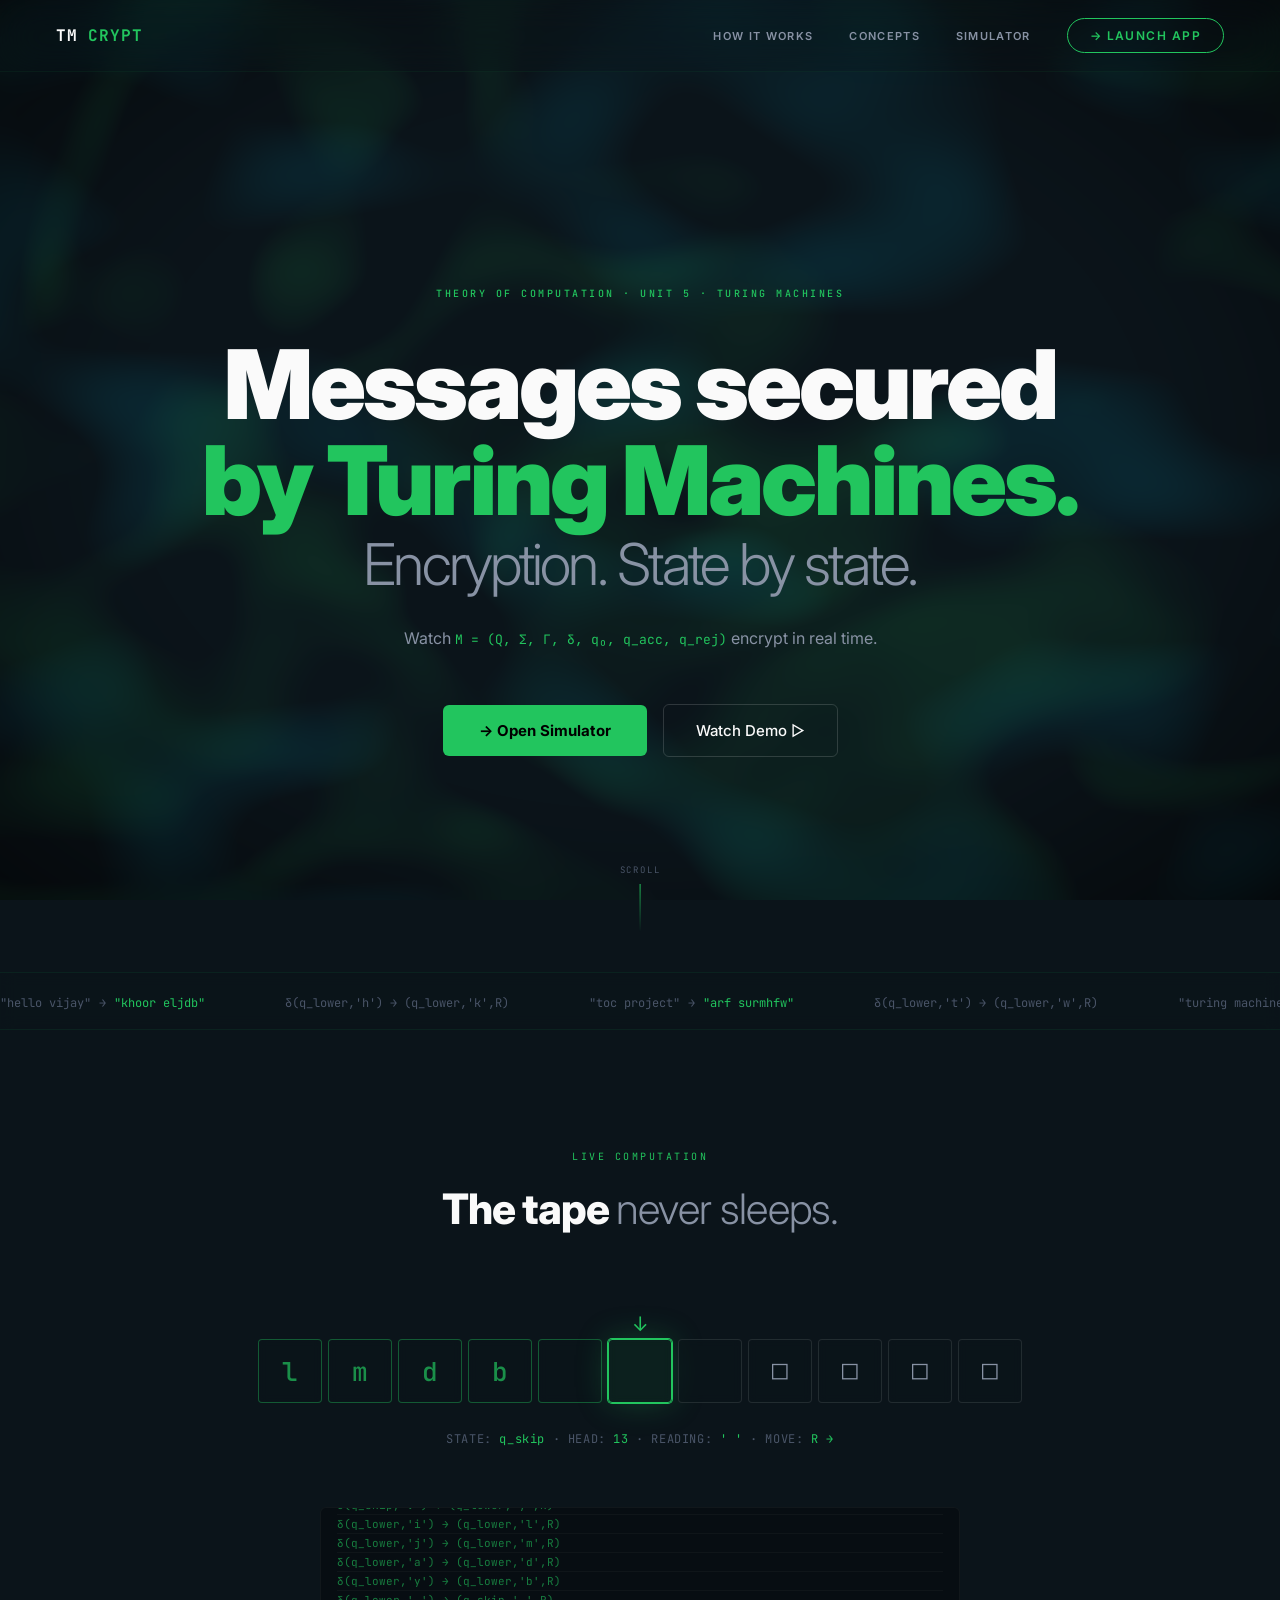
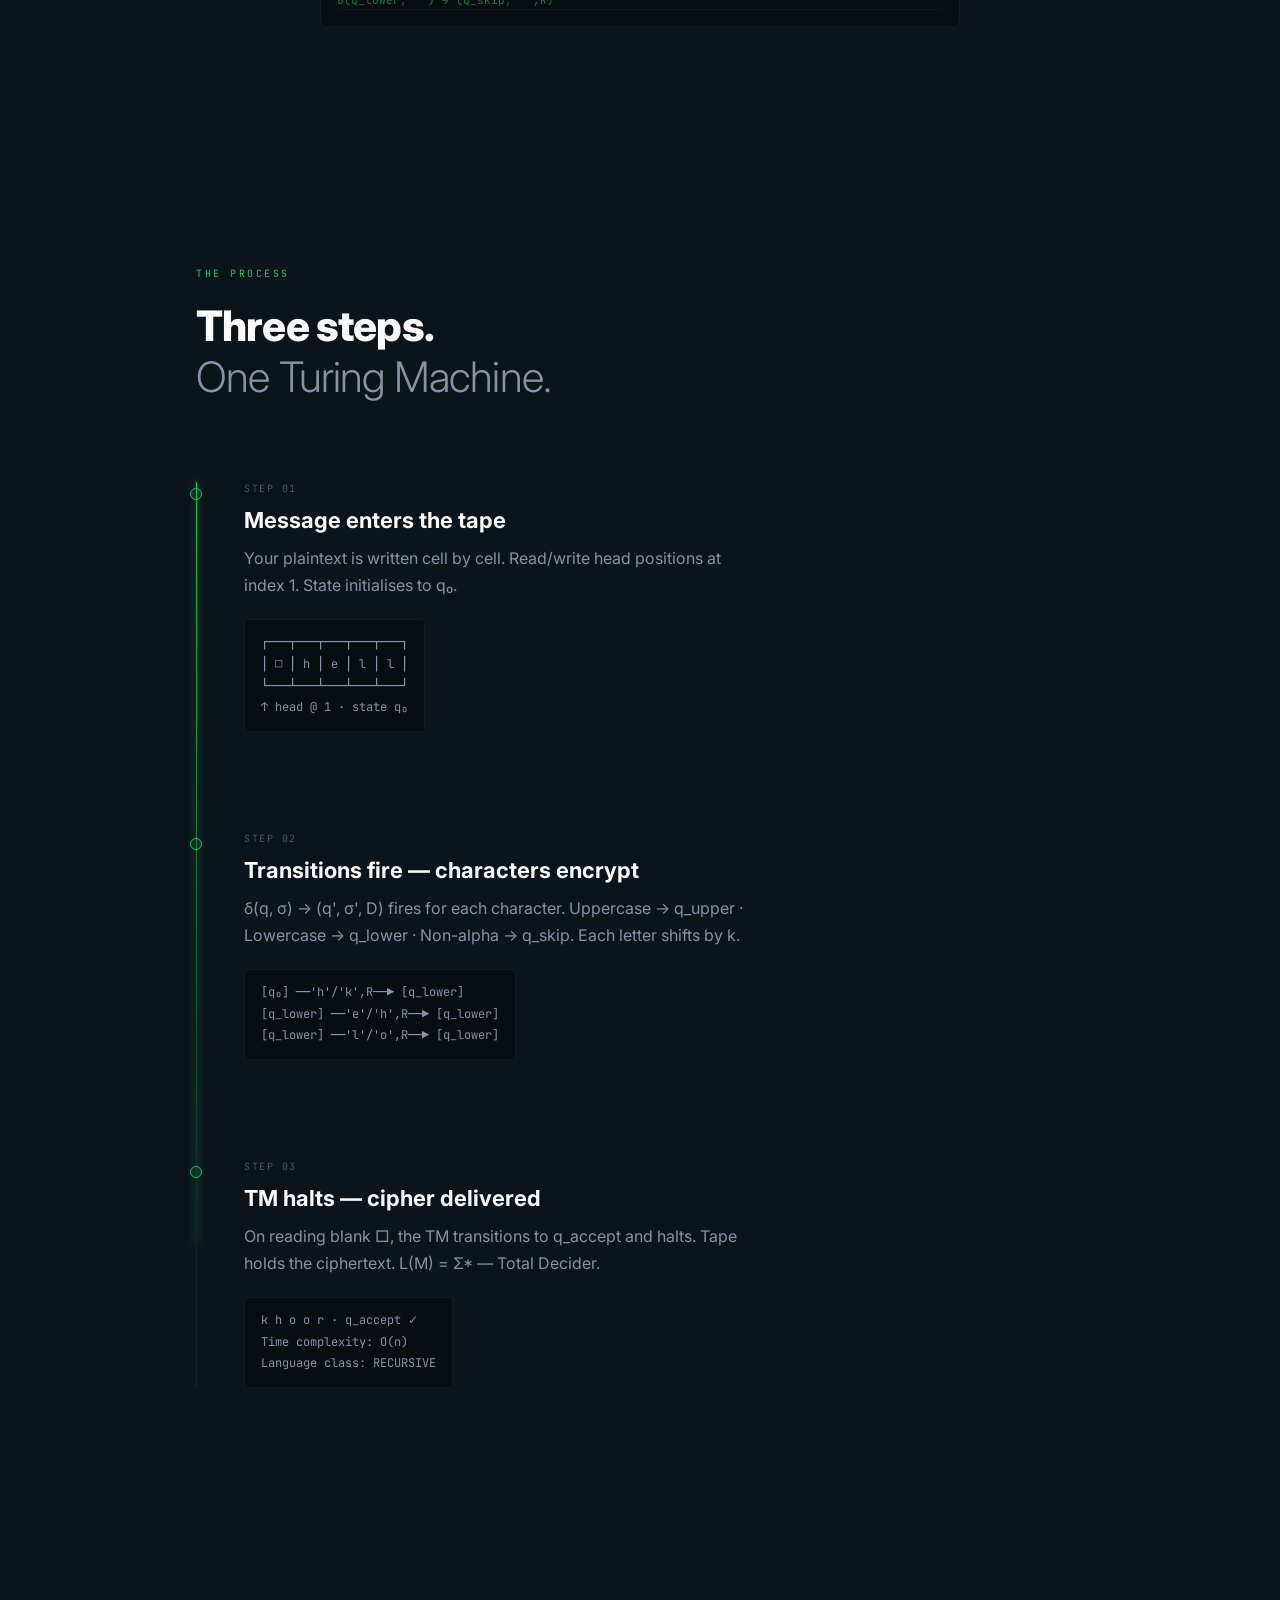
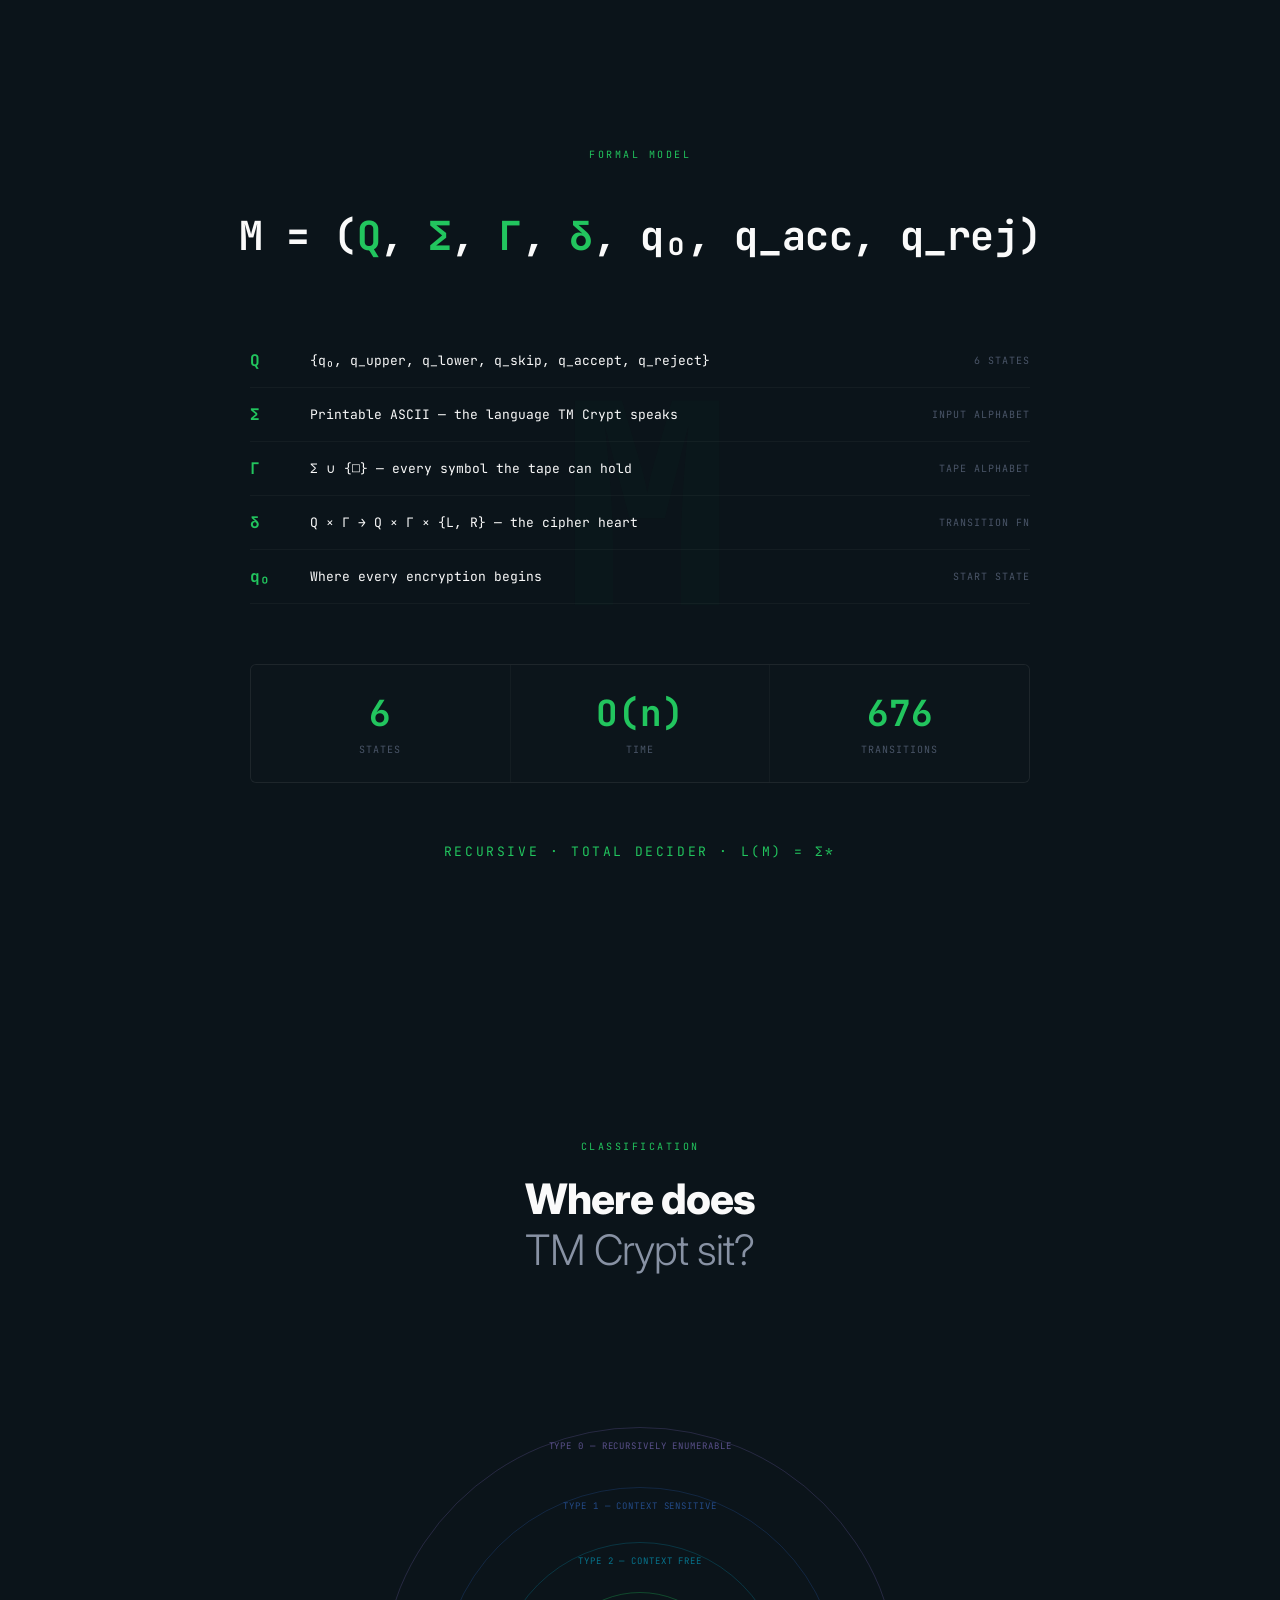
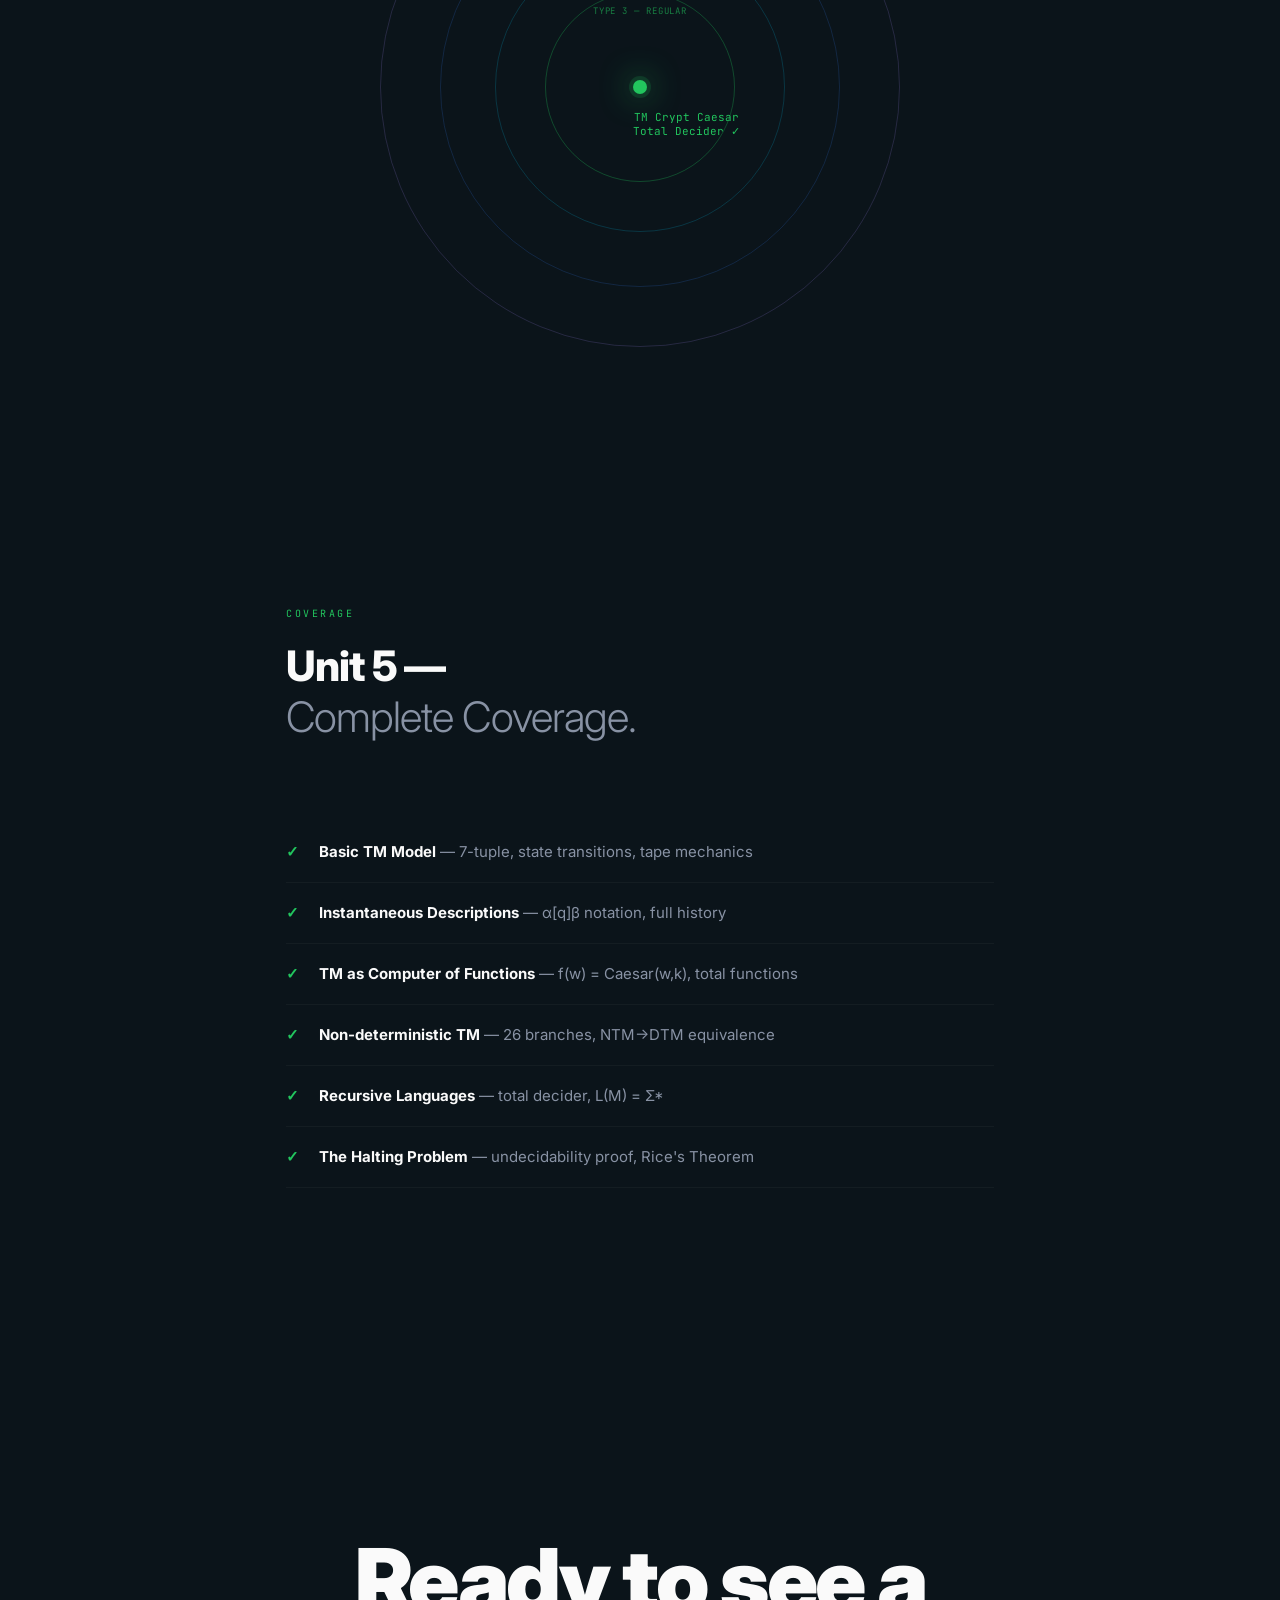
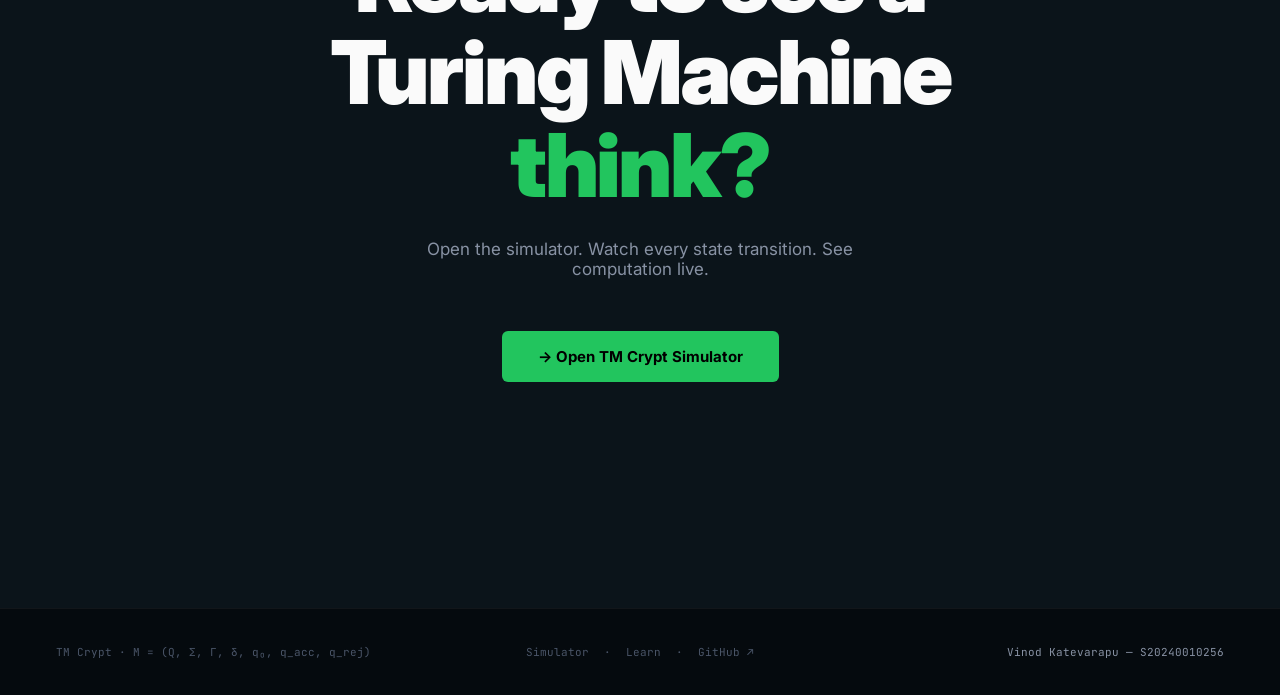
<file: index.html>
<!DOCTYPE html>
<html lang="en">

<head>
  <meta charset="UTF-8">
  <meta name="viewport" content="width=device-width, initial-scale=1.0">
  <title>TM Crypt — Secured by Computation</title>
  <meta name="description" content="A cinematic Theory of Computation simulator. Messages secured by Turing Machines.">
  <link rel="icon" type="image/svg+xml" href="assets/favicon.svg?v=2">
  <link rel="preconnect" href="https://fonts.googleapis.com">
  <link rel="preconnect" href="https://fonts.gstatic.com" crossorigin>
  <link
    href="https://fonts.googleapis.com/css2?family=Inter:ital,opsz,wght@0,14..32,100..900;1,14..32,100..900&family=JetBrains+Mono:ital,wght@0,100..800;1,100..800&display=swap"
    rel="stylesheet">

  <style>
    :root {
      --bg: #0b141a;
      --accent: #22c55e;
      --accent2: #00d4ff;
      --text: #fafafa;
      --muted: #8892a4;
      --dim: #4a5568;
      --surface: rgba(32, 44, 51, 0.5);
      --mono: 'JetBrains Mono', monospace;
      --sans: 'Inter', sans-serif;
    }

    *,
    *::before,
    *::after {
      margin: 0;
      padding: 0;
      box-sizing: border-box;
    }

    html {
      scroll-behavior: smooth;
    }

    body {
      background: var(--bg);
      color: var(--text);
      font-family: var(--sans);
      overflow-x: hidden;
      -webkit-font-smoothing: antialiased;
    }

    /* ── WEBGL CANVAS ───────────────────────────────────────────── */
    #gl {
      position: fixed;
      inset: 0;
      width: 100vw;
      height: 100vh;
      z-index: 0;
      pointer-events: none;
    }

    /* ── OVERLAY (content sits above shader) ────────────────────── */
    .overlay {
      position: relative;
      z-index: 10;
    }

    /* ── NAV ────────────────────────────────────────────────────── */
    nav {
      position: fixed;
      top: 0;
      left: 0;
      right: 0;
      z-index: 200;
      height: 72px;
      display: flex;
      align-items: center;
      justify-content: space-between;
      padding: 0 56px;
      backdrop-filter: blur(20px);
      -webkit-backdrop-filter: blur(20px);
      background: rgba(11, 20, 26, 0.2);
      border-bottom: 1px solid rgba(34, 197, 94, 0.06);
      animation: fadeDown .8s ease 0.5s both;
    }

    @keyframes fadeDown {
      from {
        opacity: 0;
        transform: translateY(-16px);
      }

      to {
        opacity: 1;
        transform: translateY(0);
      }
    }

    .nav-brand {
      font-family: var(--mono);
      font-size: 16px;
      font-weight: 700;
      color: var(--text);
      letter-spacing: 0.05em;
    }

    .nav-brand span {
      color: var(--accent);
    }

    .nav-links {
      display: flex;
      gap: 36px;
      align-items: center;
    }

    .nav-links a {
      text-decoration: none;
      font-size: 11px;
      font-weight: 600;
      text-transform: uppercase;
      letter-spacing: 0.12em;
      color: var(--muted);
      transition: color .25s;
    }

    .nav-links a:hover {
      color: var(--text);
    }

    .nav-cta {
      padding: 9px 22px;
      border: 1px solid var(--accent);
      border-radius: 999px;
      color: var(--accent) !important;
      font-size: 12px !important;
      font-weight: 600 !important;
      transition: background .25s, color .25s !important;
    }

    .nav-cta:hover {
      background: var(--accent) !important;
      color: #000 !important;
    }

    /* ── HERO ───────────────────────────────────────────────────── */
    .hero {
      height: 100vh;
      display: flex;
      flex-direction: column;
      align-items: center;
      justify-content: center;
      text-align: center;
      padding: 0 32px;
      position: relative;
    }

    .hero-eyebrow {
      font-family: var(--mono);
      font-size: 10px;
      font-weight: 500;
      text-transform: uppercase;
      letter-spacing: 0.25em;
      color: var(--accent);
      margin-bottom: 36px;
      opacity: 0;
      animation: slideUp .8s ease 0.8s both;
    }

    .hero-title {
      font-size: clamp(52px, 9vw, 96px);
      font-weight: 900;
      line-height: 1.0;
      letter-spacing: -0.03em;
      margin-bottom: 32px;
    }

    .hero-title .l1 {
      opacity: 0;
      animation: slideUp .9s ease 1.0s both;
      display: block;
    }

    .hero-title .l2 {
      opacity: 0;
      animation: slideUp .9s ease 1.2s both;
      display: block;
      color: var(--accent);
    }

    .hero-title .l3 {
      opacity: 0;
      animation: slideUp .9s ease 1.4s both;
      display: block;
      font-weight: 300;
      font-size: 0.6em;
      color: var(--muted);
      margin-top: 8px;
    }

    @keyframes slideUp {
      from {
        opacity: 0;
        transform: translateY(32px);
      }

      to {
        opacity: 1;
        transform: translateY(0);
      }
    }

    .hero-sub {
      font-size: 16px;
      color: var(--muted);
      max-width: 580px;
      line-height: 1.7;
      margin-bottom: 52px;
      opacity: 0;
      animation: slideUp .9s ease 1.6s both;
    }

    .hero-sub .formula {
      font-family: var(--mono);
      font-size: 13px;
      color: var(--accent);
      display: inline-block;
      animation: formulaGlow 4s ease-in-out infinite 2s;
    }

    @keyframes formulaGlow {

      0%,
      100% {
        text-shadow: 0 0 6px rgba(34, 197, 94, 0.3);
      }

      50% {
        text-shadow: 0 0 18px rgba(34, 197, 94, 0.8), 0 0 40px rgba(34, 197, 94, 0.2);
      }
    }

    .hero-ctas {
      display: flex;
      gap: 16px;
      align-items: center;
      opacity: 0;
      animation: slideUp .9s ease 1.8s both;
    }

    .btn-primary-hero {
      padding: 16px 36px;
      background: var(--accent);
      color: #000;
      font-weight: 700;
      font-size: 15px;
      border-radius: 6px;
      text-decoration: none;
      transition: transform .2s, box-shadow .2s;
      display: inline-flex;
      align-items: center;
      gap: 8px;
    }

    .btn-primary-hero:hover {
      transform: translateY(-2px);
      box-shadow: 0 12px 40px rgba(34, 197, 94, 0.35);
    }

    .btn-secondary-hero {
      padding: 16px 32px;
      background: transparent;
      border: 1px solid rgba(255, 255, 255, 0.15);
      color: var(--text);
      font-weight: 500;
      font-size: 15px;
      border-radius: 6px;
      text-decoration: none;
      transition: border-color .2s, background .2s;
      display: inline-flex;
      align-items: center;
      gap: 8px;
    }

    .btn-secondary-hero:hover {
      border-color: rgba(255, 255, 255, 0.4);
      background: rgba(255, 255, 255, 0.04);
    }

    /* Scroll hint */
    .scroll-hint {
      position: absolute;
      bottom: 40px;
      left: 50%;
      transform: translateX(-50%);
      display: flex;
      flex-direction: column;
      align-items: center;
      gap: 8px;
      opacity: 0;
      animation: fadeIn 1s ease 3s both;
      transition: opacity .5s;
    }

    .scroll-hint.gone {
      opacity: 0 !important;
    }

    .scroll-hint span {
      font-size: 9px;
      text-transform: uppercase;
      letter-spacing: 0.2em;
      color: var(--dim);
      font-family: var(--mono);
    }

    .scroll-arrow {
      width: 1px;
      height: 48px;
      background: linear-gradient(to bottom, var(--accent), transparent);
      animation: arrowDrop 2s ease-in-out infinite;
    }

    @keyframes arrowDrop {

      0%,
      100% {
        transform: translateY(-6px);
        opacity: .4;
      }

      50% {
        transform: translateY(6px);
        opacity: 1;
      }
    }

    /* ── TICKER ─────────────────────────────────────────────────── */
    .ticker-wrap {
      overflow: hidden;
      white-space: nowrap;
      border-top: 1px solid rgba(34, 197, 94, 0.08);
      border-bottom: 1px solid rgba(34, 197, 94, 0.08);
      padding: 18px 0;
      background: rgba(11, 20, 26, 0.7);
      backdrop-filter: blur(8px);
    }

    .ticker-track {
      display: inline-flex;
      gap: 80px;
      animation: ticker 28s linear infinite;
      font-family: var(--mono);
      font-size: 12px;
      color: var(--dim);
    }

    .ticker-track .enc {
      color: var(--accent);
    }

    .ticker-track .arr {
      color: var(--dim);
      margin: 0 8px;
    }

    @keyframes ticker {
      from {
        transform: translateX(0);
      }

      to {
        transform: translateX(-50%);
      }
    }

    /* ── TAPE SECTION ───────────────────────────────────────────── */
    .tape-section {
      padding: 120px 56px;
      text-align: center;
      position: relative;
    }

    .section-label {
      font-family: var(--mono);
      font-size: 10px;
      text-transform: uppercase;
      letter-spacing: 0.25em;
      color: var(--accent);
      margin-bottom: 20px;
      display: block;
    }

    .section-title {
      font-size: clamp(28px, 4vw, 42px);
      font-weight: 800;
      letter-spacing: -0.02em;
      margin-bottom: 80px;
    }

    .section-title .dim {
      font-weight: 300;
      color: var(--muted);
    }

    /* tape filmstrip */
    .tape-filmstrip {
      position: relative;
      display: flex;
      justify-content: center;
      gap: 6px;
      margin-bottom: 28px;
    }

    .t-cell {
      width: 64px;
      height: 64px;
      border: 1px solid rgba(255, 255, 255, 0.1);
      background: rgba(11, 20, 26, 0.6);
      display: flex;
      align-items: center;
      justify-content: center;
      font-family: var(--mono);
      font-size: 26px;
      font-weight: 500;
      color: var(--muted);
      border-radius: 4px;
      transition: all .25s cubic-bezier(.4, 0, .2, 1);
      backdrop-filter: blur(4px);
    }

    .t-cell.h {
      border-color: var(--accent);
      background: rgba(34, 197, 94, 0.07);
      color: var(--accent);
      box-shadow: 0 0 0 1px var(--accent), 0 0 32px rgba(34, 197, 94, 0.25);
    }

    .t-cell.w {
      border-color: rgba(34, 197, 94, 0.4);
      color: rgba(34, 197, 94, 0.7);
    }

    .tape-pin {
      text-align: center;
      margin-bottom: 4px;
    }

    .tape-pin-arrow {
      display: inline-block;
      font-size: 20px;
      color: var(--accent);
      animation: arrowDrop 1.2s ease-in-out infinite;
      line-height: 1;
    }

    .tape-meta {
      font-family: var(--mono);
      font-size: 12px;
      color: var(--dim);
      letter-spacing: 0.05em;
      margin-bottom: 60px;
    }

    .tape-meta .v {
      color: var(--accent);
    }

    .tape-log {
      max-width: 640px;
      margin: 0 auto;
      font-family: var(--mono);
      font-size: 11px;
      color: var(--dim);
      text-align: left;
      border: 1px solid rgba(255, 255, 255, 0.04);
      background: rgba(0, 0, 0, 0.3);
      border-radius: 6px;
      padding: 16px;
      height: 120px;
      overflow-y: auto;
      scrollbar-width: thin;
      scrollbar-color: rgba(34, 197, 94, 0.2) transparent;
    }

    /* ── HOW IT WORKS ───────────────────────────────────────────── */
    .how-section {
      padding: 120px 56px;
      max-width: 1000px;
      margin: 0 auto;
    }

    .timeline {
      position: relative;
      padding-left: 48px;
      margin-top: 72px;
    }

    .timeline::before {
      content: '';
      position: absolute;
      left: 0;
      top: 0;
      width: 1px;
      height: 100%;
      background: rgba(255, 255, 255, 0.05);
    }

    .timeline-ink {
      position: absolute;
      left: 0;
      top: 0;
      width: 1px;
      background: linear-gradient(to bottom, var(--accent), transparent);
      box-shadow: 0 0 8px var(--accent);
      height: 0;
      transition: height .08s linear;
    }

    .step {
      position: relative;
      margin-bottom: 100px;
      opacity: 0;
      transform: translateY(24px);
      transition: opacity .7s ease, transform .7s ease;
    }

    .step.vis {
      opacity: 1;
      transform: translateY(0);
    }

    .step::before {
      content: '';
      position: absolute;
      left: -54px;
      top: 6px;
      width: 12px;
      height: 12px;
      border-radius: 50%;
      background: var(--bg);
      border: 1px solid rgba(255, 255, 255, 0.15);
    }

    .step.vis::before {
      border-color: var(--accent);
      background: rgba(34, 197, 94, 0.1);
    }

    .step-num {
      font-family: var(--mono);
      font-size: 10px;
      color: var(--dim);
      text-transform: uppercase;
      letter-spacing: 0.15em;
      margin-bottom: 12px;
    }

    .step h3 {
      font-size: 22px;
      font-weight: 700;
      margin-bottom: 12px;
    }

    .step p {
      color: var(--muted);
      line-height: 1.7;
      max-width: 520px;
      margin-bottom: 20px;
    }

    .step-code {
      display: inline-block;
      font-family: var(--mono);
      font-size: 12px;
      color: var(--muted);
      background: rgba(0, 0, 0, 0.35);
      border: 1px solid rgba(255, 255, 255, 0.05);
      border-radius: 4px;
      padding: 12px 16px;
      line-height: 1.8;
    }

    /* ── FORMAL DEF ─────────────────────────────────────────────── */
    .formal-section {
      padding: 140px 56px;
      text-align: center;
      position: relative;
      overflow: hidden;
    }

    .formal-bg-glyph {
      position: absolute;
      left: 50%;
      top: 50%;
      transform: translate(-50%, -50%);
      font-family: var(--mono);
      font-size: 280px;
      font-weight: 900;
      color: rgba(34, 197, 94, 0.02);
      white-space: nowrap;
      pointer-events: none;
      user-select: none;
      letter-spacing: -0.05em;
    }

    .m-formula {
      font-family: var(--mono);
      font-size: clamp(20px, 3.5vw, 40px);
      font-weight: 700;
      letter-spacing: -0.01em;
      margin: 48px 0 72px;
      opacity: 0;
      animation: none;
    }

    .m-formula.vis {
      animation: slideUp .8s ease both;
    }

    .def-rows {
      max-width: 780px;
      margin: 0 auto;
      display: flex;
      flex-direction: column;
      gap: 0;
    }

    .def-row {
      display: grid;
      grid-template-columns: 60px 1fr 160px;
      align-items: center;
      padding: 16px 0;
      border-bottom: 1px solid rgba(255, 255, 255, 0.04);
      font-family: var(--mono);
      font-size: 13px;
      text-align: left;
      opacity: 0;
      transform: translateX(-20px);
      transition: opacity .5s ease, transform .5s ease;
    }

    .def-row.vis {
      opacity: 1;
      transform: translateX(0);
    }

    .def-sym {
      color: var(--accent);
      font-weight: 700;
      font-size: 16px;
    }

    .def-val {
      color: var(--text);
    }

    .def-note {
      color: var(--dim);
      text-align: right;
      font-size: 10px;
      text-transform: uppercase;
      letter-spacing: 0.1em;
    }

    .stat-band {
      display: grid;
      grid-template-columns: repeat(3, 1fr);
      gap: 1px;
      max-width: 780px;
      margin: 60px auto 0;
      background: rgba(255, 255, 255, 0.04);
      border: 1px solid rgba(255, 255, 255, 0.04);
      border-radius: 6px;
      overflow: hidden;
    }

    .stat-cell {
      padding: 24px;
      background: rgba(11, 20, 26, 0.8);
      font-family: var(--mono);
      text-align: center;
    }

    .stat-v {
      font-size: 36px;
      font-weight: 700;
      color: var(--accent);
      display: block;
    }

    .stat-k {
      font-size: 10px;
      color: var(--dim);
      text-transform: uppercase;
      letter-spacing: 0.1em;
      margin-top: 4px;
    }

    .recursive-badge {
      margin-top: 60px;
      font-family: var(--mono);
      font-size: 13px;
      letter-spacing: 0.2em;
      text-transform: uppercase;
      color: var(--accent);
      animation: formulaGlow 4s ease-in-out infinite;
    }

    /* ── CHOMSKY ────────────────────────────────────────────────── */
    .chomsky-section {
      padding: 140px 56px;
      display: flex;
      flex-direction: column;
      align-items: center;
      text-align: center;
    }

    .rings {
      position: relative;
      width: 520px;
      height: 520px;
      margin-top: 72px;
      display: flex;
      align-items: center;
      justify-content: center;
    }

    .ring {
      position: absolute;
      border-radius: 50%;
      border: 1px solid transparent;
      transition: all 1.2s cubic-bezier(.34, 1.56, .64, 1);
      transform: scale(0);
      display: flex;
      align-items: center;
      justify-content: center;
    }

    .ring.r4 {
      width: 520px;
      height: 520px;
      border-color: rgba(167, 139, 250, 0.18);
    }

    .ring.r3 {
      width: 400px;
      height: 400px;
      border-color: rgba(59, 130, 246, 0.18);
    }

    .ring.r2 {
      width: 290px;
      height: 290px;
      border-color: rgba(0, 212, 255, 0.18);
    }

    .ring.r1 {
      width: 190px;
      height: 190px;
      border-color: rgba(34, 197, 94, 0.3);
    }

    .ring.show {
      transform: scale(1);
    }

    .ring.r4.show {
      transition-delay: 0ms;
    }

    .ring.r3.show {
      transition-delay: 150ms;
    }

    .ring.r2.show {
      transition-delay: 300ms;
    }

    .ring.r1.show {
      transition-delay: 450ms;
    }

    .ring-label {
      position: absolute;
      top: 12px;
      font-family: var(--mono);
      font-size: 9px;
      text-transform: uppercase;
      letter-spacing: 0.1em;
      white-space: nowrap;
    }

    .ring.r4 .ring-label {
      color: rgba(167, 139, 250, 0.5);
    }

    .ring.r3 .ring-label {
      color: rgba(59, 130, 246, 0.5);
    }

    .ring.r2 .ring-label {
      color: rgba(0, 212, 255, 0.5);
    }

    .ring.r1 .ring-label {
      color: rgba(34, 197, 94, 0.6);
    }

    .dot-center {
      width: 14px;
      height: 14px;
      background: var(--accent);
      border-radius: 50%;
      box-shadow: 0 0 0 4px rgba(34, 197, 94, 0.15), 0 0 32px var(--accent);
      animation: centerPulse 2.5s ease-in-out infinite;
      position: relative;
      z-index: 10;
    }

    @keyframes centerPulse {

      0%,
      100% {
        box-shadow: 0 0 0 4px rgba(34, 197, 94, 0.15), 0 0 20px var(--accent);
      }

      50% {
        box-shadow: 0 0 0 12px rgba(34, 197, 94, 0), 0 0 60px rgba(34, 197, 94, 0.4);
      }
    }

    .dot-label {
      position: absolute;
      bottom: -44px;
      font-family: var(--mono);
      font-size: 11px;
      color: var(--accent);
      white-space: nowrap;
      text-align: center;
    }

    /* ── SYLLABUS ───────────────────────────────────────────────── */
    .syllabus-section {
      padding: 120px 56px;
      max-width: 820px;
      margin: 0 auto;
    }

    .syllabus-list {
      margin-top: 60px;
      display: flex;
      flex-direction: column;
      gap: 0;
    }

    .syl-item {
      display: flex;
      gap: 20px;
      align-items: baseline;
      padding: 18px 0;
      border-bottom: 1px solid rgba(255, 255, 255, 0.04);
      font-size: 15px;
      opacity: 0;
      transform: translateY(12px);
      transition: opacity .5s ease, transform .5s ease;
    }

    .syl-item.vis {
      opacity: 1;
      transform: translateY(0);
    }

    .syl-check {
      font-family: var(--mono);
      color: var(--accent);
      flex-shrink: 0;
      font-weight: 700;
    }

    .syl-text {
      color: var(--muted);
      line-height: 1.6;
    }

    .syl-text strong {
      color: var(--text);
    }

    /* ── FINAL CTA ──────────────────────────────────────────────── */
    .cta-section {
      height: 100vh;
      display: flex;
      flex-direction: column;
      align-items: center;
      justify-content: center;
      text-align: center;
      padding: 0 32px;
      position: relative;
    }

    .cta-title {
      font-size: clamp(44px, 8vw, 88px);
      font-weight: 900;
      letter-spacing: -0.03em;
      line-height: 1.05;
      margin-bottom: 28px;
    }

    .cta-title .line {
      display: block;
      opacity: 0;
      transform: translateY(28px);
    }

    .cta-title.vis .line:nth-child(1) {
      animation: slideUp .8s ease .1s both;
    }

    .cta-title.vis .line:nth-child(2) {
      animation: slideUp .8s ease .25s both;
    }

    .cta-title.vis .line:nth-child(3) {
      animation: slideUp .8s ease .4s both;
      color: var(--accent);
    }

    .cta-sub {
      color: var(--muted);
      font-size: 17px;
      max-width: 480px;
      margin-bottom: 52px;
      opacity: 0;
    }

    .cta-sub.vis {
      animation: slideUp .8s ease .55s both;
    }

    /* ── FOOTER ─────────────────────────────────────────────────── */
    footer {
      background: #050a0e;
      border-top: 1px solid rgba(255, 255, 255, 0.05);
      padding: 36px 56px;
      position: relative;
      overflow: hidden;
    }

    .f-scan {
      position: absolute;
      top: -1px;
      left: -120px;
      width: 120px;
      height: 1px;
      background: linear-gradient(to right, transparent, var(--accent), transparent);
      animation: scan 12s linear infinite;
    }

    @keyframes scan {
      0% {
        left: -120px;
      }

      100% {
        left: 100%;
      }
    }

    .f-grid {
      display: grid;
      grid-template-columns: 1fr 1fr 1fr;
      align-items: center;
      font-family: var(--mono);
      font-size: 11px;
      color: var(--dim);
    }

    .f-grid a {
      color: var(--dim);
      text-decoration: none;
      transition: color .2s;
      margin: 0 8px;
    }

    .f-grid a:hover {
      color: var(--muted);
    }

    .f-mid {
      text-align: center;
    }

    .f-right {
      text-align: right;
      color: var(--muted);
    }

    /* ── UTILS ──────────────────────────────────────────────────── */
    @keyframes fadeIn {
      from {
        opacity: 0;
      }

      to {
        opacity: 1;
      }
    }

    .reveal {
      opacity: 0;
      transform: translateY(20px);
      transition: opacity .7s ease, transform .7s ease;
    }

    .reveal.vis {
      opacity: 1;
      transform: translateY(0);
    }

    @media (max-width: 768px) {
      nav {
        padding: 0 20px;
      }

      .nav-links {
        display: none;
      }

      .tape-section,
      .how-section,
      .formal-section,
      .chomsky-section,
      .syllabus-section {
        padding: 80px 20px;
      }

      footer {
        padding: 24px 20px;
      }

      .f-grid {
        grid-template-columns: 1fr;
        gap: 8px;
        text-align: center;
      }

      .f-right {
        text-align: center;
      }

      .rings {
        transform: scale(0.55);
        margin-top: 20px;
      }

      .stat-band {
        grid-template-columns: 1fr;
      }
    }
  </style>
</head>

<body>

  <!-- WEBGL BACKGROUND -->
  <canvas id="gl"></canvas>

  <!-- NAV -->
  <nav class="overlay">
    <div class="nav-brand">TM <span>CRYPT</span></div>
    <div class="nav-links">
      <a href="#how">How it Works</a>
      <a href="#formal">Concepts</a>
      <a href="app.html">Simulator</a>
      <a href="app.html" class="nav-cta">→ Launch App</a>
    </div>
  </nav>

  <!-- HERO -->
  <section class="hero overlay">
    <div class="hero-eyebrow">Theory of Computation · Unit 5 · Turing Machines</div>
    <h1 class="hero-title">
      <span class="l1">Messages secured</span>
      <span class="l2">by Turing Machines.</span>
      <span class="l3">Encryption. State by state.</span>
    </h1>
    <p class="hero-sub">
      Watch <span class="formula">M = (Q, Σ, Γ, δ, q₀, q_acc, q_rej)</span> encrypt in real time.
    </p>
    <div class="hero-ctas">
      <a href="app.html" class="btn-primary-hero">→ Open Simulator</a>
      <a href="learn.html" class="btn-secondary-hero">Watch Demo ▷</a>
    </div>
    <div class="scroll-hint" id="scroll-hint">
      <span>Scroll</span>
      <div class="scroll-arrow"></div>
    </div>
  </section>

  <!-- TICKER -->
  <div class="ticker-wrap overlay">
    <div class="ticker-track" id="ticker">
      <span>"hello vijay"<span class="arr">→</span><span class="enc">"khoor eljdb"</span></span>
      <span>δ(q_lower,'h') → (q_lower,'k',R)</span>
      <span>"toc project"<span class="arr">→</span><span class="enc">"arf surmhfw"</span></span>
      <span>δ(q_lower,'t') → (q_lower,'w',R)</span>
      <span>"turing machine"<span class="arr">→</span><span class="enc">"wxulqj pdfklqh"</span></span>
      <span>State: q_lower · Head: 3 · Op: WRITE</span>
      <span>L(M) = Σ* · RECURSIVE · O(n)</span>
      <span>"hello vijay"<span class="arr">→</span><span class="enc">"khoor eljdb"</span></span>
      <span>δ(q_lower,'h') → (q_lower,'k',R)</span>
      <span>"toc project"<span class="arr">→</span><span class="enc">"arf surmhfw"</span></span>
      <span>δ(q_lower,'t') → (q_lower,'w',R)</span>
      <span>"turing machine"<span class="arr">→</span><span class="enc">"wxulqj pdfklqh"</span></span>
      <span>State: q_lower · Head: 3 · Op: WRITE</span>
      <span>L(M) = Σ* · RECURSIVE · O(n)</span>
    </div>
  </div>

  <!-- LIVE TAPE -->
  <section class="tape-section overlay">
    <span class="section-label reveal">Live Computation</span>
    <h2 class="section-title reveal">The tape <span class="dim">never sleeps.</span></h2>

    <div class="tape-pin">
      <div id="tape-head-arrow" class="tape-pin-arrow">↓</div>
    </div>
    <div class="tape-filmstrip" id="tape-viz"></div>
    <div class="tape-meta" id="tape-meta">
      STATE: <span class="v">q₀</span> · HEAD: <span class="v">0</span> · READING: <span class="v">'□'</span> · MOVE:
      <span class="v">—</span>
    </div>
    <div class="tape-log" id="tape-log"></div>
  </section>

  <!-- HOW IT WORKS -->
  <section class="how-section overlay" id="how">
    <span class="section-label reveal">The Process</span>
    <h2 class="section-title reveal">Three steps.<br><span class="dim">One Turing Machine.</span></h2>

    <div class="timeline">
      <div class="timeline-ink" id="ink"></div>

      <div class="step" id="step1">
        <div class="step-num">Step 01</div>
        <h3>Message enters the tape</h3>
        <p>Your plaintext is written cell by cell. Read/write head positions at index 1. State initialises to q₀.</p>
        <div class="step-code">
          ┌───┬───┬───┬───┬───┐<br>
          │ □ │ h │ e │ l │ l │<br>
          └───┴───┴───┴───┴───┘<br>
          ↑ head @ 1 · state q₀
        </div>
      </div>

      <div class="step" id="step2">
        <div class="step-num">Step 02</div>
        <h3>Transitions fire — characters encrypt</h3>
        <p>δ(q, σ) → (q', σ', D) fires for each character. Uppercase → q_upper · Lowercase → q_lower · Non-alpha →
          q_skip. Each letter shifts by k.</p>
        <div class="step-code">
          [q₀] ──'h'/'k',R──▶ [q_lower]<br>
          [q_lower] ──'e'/'h',R──▶ [q_lower]<br>
          [q_lower] ──'l'/'o',R──▶ [q_lower]
        </div>
      </div>

      <div class="step" id="step3">
        <div class="step-num">Step 03</div>
        <h3>TM halts — cipher delivered</h3>
        <p>On reading blank □, the TM transitions to q_accept and halts. Tape holds the ciphertext. L(M) = Σ* — Total
          Decider.</p>
        <div class="step-code">
          k h o o r · q_accept ✓<br>
          Time complexity: O(n)<br>
          Language class: RECURSIVE
        </div>
      </div>
    </div>
  </section>

  <!-- FORMAL DEFINITION -->
  <section class="formal-section overlay" id="formal">
    <div class="formal-bg-glyph">M</div>
    <span class="section-label reveal">Formal Model</span>
    <div class="m-formula reveal">M = (<span style="color:var(--accent)">Q</span>, <span
        style="color:var(--accent)">Σ</span>, <span style="color:var(--accent)">Γ</span>, <span
        style="color:var(--accent)">δ</span>, q₀, q_acc, q_rej)</div>

    <div class="def-rows">
      <div class="def-row" id="dr0">
        <div class="def-sym">Q</div>
        <div class="def-val">{q₀, q_upper, q_lower, q_skip, q_accept, q_reject}</div>
        <div class="def-note">6 States</div>
      </div>
      <div class="def-row" id="dr1">
        <div class="def-sym">Σ</div>
        <div class="def-val">Printable ASCII — the language TM Crypt speaks</div>
        <div class="def-note">Input Alphabet</div>
      </div>
      <div class="def-row" id="dr2">
        <div class="def-sym">Γ</div>
        <div class="def-val">Σ ∪ {□} — every symbol the tape can hold</div>
        <div class="def-note">Tape Alphabet</div>
      </div>
      <div class="def-row" id="dr3">
        <div class="def-sym">δ</div>
        <div class="def-val">Q × Γ → Q × Γ × {L, R} — the cipher heart</div>
        <div class="def-note">Transition Fn</div>
      </div>
      <div class="def-row" id="dr4">
        <div class="def-sym">q₀</div>
        <div class="def-val">Where every encryption begins</div>
        <div class="def-note">Start State</div>
      </div>
    </div>

    <div class="stat-band reveal">
      <div class="stat-cell"><span class="stat-v">6</span><span class="stat-k">States</span></div>
      <div class="stat-cell"><span class="stat-v">O(n)</span><span class="stat-k">Time</span></div>
      <div class="stat-cell"><span class="stat-v">676</span><span class="stat-k">Transitions</span></div>
    </div>

    <div class="recursive-badge reveal">RECURSIVE · TOTAL DECIDER · L(M) = Σ*</div>
  </section>

  <!-- CHOMSKY -->
  <section class="chomsky-section overlay">
    <span class="section-label reveal">Classification</span>
    <h2 class="section-title reveal">Where does<br><span class="dim">TM Crypt sit?</span></h2>

    <div class="rings" id="chomsky-rings">
      <div class="ring r4">
        <div class="ring-label">Type 0 — Recursively Enumerable</div>
        <div class="ring r3">
          <div class="ring-label">Type 1 — Context Sensitive</div>
          <div class="ring r2">
            <div class="ring-label">Type 2 — Context Free</div>
            <div class="ring r1">
              <div class="ring-label">Type 3 — Regular</div>
              <div style="position:relative">
                <div class="dot-center"></div>
                <div class="dot-label">TM Crypt Caesar<br>Total Decider ✓</div>
              </div>
            </div>
          </div>
        </div>
      </div>
    </div>
  </section>

  <!-- SYLLABUS -->
  <section class="syllabus-section overlay">
    <span class="section-label reveal">Coverage</span>
    <h2 class="section-title reveal">Unit 5 —<br><span class="dim">Complete Coverage.</span></h2>
    <div class="syllabus-list">
      <div class="syl-item syl0">
        <div class="syl-check">✓</div>
        <div class="syl-text"><strong>Basic TM Model</strong> — 7-tuple, state transitions, tape mechanics</div>
      </div>
      <div class="syl-item syl1">
        <div class="syl-check">✓</div>
        <div class="syl-text"><strong>Instantaneous Descriptions</strong> — α[q]β notation, full history</div>
      </div>
      <div class="syl-item syl2">
        <div class="syl-check">✓</div>
        <div class="syl-text"><strong>TM as Computer of Functions</strong> — f(w) = Caesar(w,k), total functions</div>
      </div>
      <div class="syl-item syl3">
        <div class="syl-check">✓</div>
        <div class="syl-text"><strong>Non-deterministic TM</strong> — 26 branches, NTM→DTM equivalence</div>
      </div>
      <div class="syl-item syl4">
        <div class="syl-check">✓</div>
        <div class="syl-text"><strong>Recursive Languages</strong> — total decider, L(M) = Σ*</div>
      </div>
      <div class="syl-item syl5">
        <div class="syl-check">✓</div>
        <div class="syl-text"><strong>The Halting Problem</strong> — undecidability proof, Rice's Theorem</div>
      </div>
    </div>
  </section>

  <!-- FINAL CTA -->
  <section class="cta-section overlay">
    <h2 class="cta-title" id="cta-title">
      <span class="line">Ready to see a</span>
      <span class="line">Turing Machine</span>
      <span class="line">think?</span>
    </h2>
    <p class="cta-sub" id="cta-sub">Open the simulator. Watch every state transition. See computation live.</p>
    <a href="app.html" class="btn-primary-hero" style="opacity:0;" id="cta-btn">→ Open TM Crypt Simulator</a>
  </section>

  <!-- FOOTER -->
  <footer class="overlay">
    <div class="f-scan"></div>
    <div class="f-grid">
      <div>TM Crypt · M = (Q, Σ, Γ, δ, q₀, q_acc, q_rej)</div>
      <div class="f-mid">
        <a href="app.html">Simulator</a> ·
        <a href="learn.html">Learn</a> ·
        <a href="https://github.com/vinod24256/TOC_CP" target="_blank">GitHub ↗</a>
      </div>
      <div class="f-right">Vinod Katevarapu — S20240010256</div>
    </div>
  </footer>

  <script src="assets/tm-engine.js"></script>
  <script>
    // ─────────────────────────────────────────────────────
    // 1. WEBGL SHADER — dramatic fluid waves
    // ─────────────────────────────────────────────────────
    (function () {
      const canvas = document.getElementById('gl');
      const gl = canvas.getContext('webgl') || canvas.getContext('experimental-webgl');

      if (!gl) {
        document.body.style.background =
          'radial-gradient(ellipse at 30% 30%, #0d2418 0%, #0b141a 50%, #05080b 100%)';
        return;
      }

      const VS = `
    attribute vec2 a_pos;
    void main() { gl_Position = vec4(a_pos, 0.0, 1.0); }
  `;

      // Full Simplex noise + multi-octave fluid
      const FS = `
    precision highp float;
    uniform float u_t;
    uniform vec2  u_res;

    // ── simplex noise ──
    vec3 mod289(vec3 x){return x-floor(x*(1./289.))*289.;}
    vec2 mod289(vec2 x){return x-floor(x*(1./289.))*289.;}
    vec3 permute(vec3 x){return mod289(((x*34.)+1.)*x);}

    float snoise(vec2 v){
      const vec4 C=vec4(.211324865405187,.366025403784439,-.577350269189626,.024390243902439);
      vec2 i=floor(v+dot(v,C.yy));
      vec2 x0=v-i+dot(i,C.xx);
      vec2 i1=(x0.x>x0.y)?vec2(1.,0.):vec2(0.,1.);
      vec4 x12=x0.xyxy+C.xxzz; x12.xy-=i1;
      i=mod289(i);
      vec3 p=permute(permute(i.y+vec3(0.,i1.y,1.))+i.x+vec3(0.,i1.x,1.));
      vec3 m=max(.5-vec3(dot(x0,x0),dot(x12.xy,x12.xy),dot(x12.zw,x12.zw)),0.);
      m=m*m; m=m*m;
      vec3 x2=2.*fract(p*C.www)-1.;
      vec3 h=abs(x2)-.5;
      vec3 ox=floor(x2+.5);
      vec3 a0=x2-ox;
      m*=1.79284291400159-.85373472095314*(a0*a0+h*h);
      vec3 g;
      g.x=a0.x*x0.x+h.x*x0.y;
      g.yz=a0.yz*x12.xz+h.yz*x12.yw;
      return 130.*dot(m,g);
    }

    void main(){
      vec2 uv = gl_FragCoord.xy / u_res;
      float t = u_t * 0.00025;

      // multi-octave noise for organic feel
      float n  = snoise(uv * 2.5 + t * vec2(1., 0.7));
      n += 0.5  * snoise(uv * 5.0 - t * vec2(0.9, 1.2));
      n += 0.25 * snoise(uv * 9.0 + t * vec2(1.4,-0.8));
      n = n / 1.75; // normalise

      // domain-warp for extra swirl
      vec2 warp = vec2(snoise(uv*3.+t), snoise(uv*3.-t+7.));
      float n2 = snoise(uv * 2.5 + warp * 0.4 + t);

      float fluid = mix(n, n2, 0.6);

      // base colour (#0b141a)
      vec3 base  = vec3(0.043, 0.078, 0.102);
      // green vein (#22c55e @ low alpha)
      vec3 green = vec3(0.133, 0.773, 0.369);
      // cyan vein (#00d4ff @ low alpha)
      vec3 cyan  = vec3(0.0, 0.831, 1.0);

      // lay colour in
      vec3 col = base;
      col = mix(col, green, clamp(fluid * 0.18, 0., 1.));
      float n3 = snoise(uv*4. - t*0.6 + 3.7);
      col = mix(col, cyan, clamp(n3 * 0.10, 0., 1.));

      // subtle radial vignette
      float d = length(uv - vec2(.5));
      col *= 1. - smoothstep(0.35, 0.85, d) * 0.7;

      gl_FragColor = vec4(col, 1.0);
    }
  `;

      function mkShader(type, src) {
        const s = gl.createShader(type);
        gl.shaderSource(s, src);
        gl.compileShader(s);
        return s;
      }

      const prog = gl.createProgram();
      gl.attachShader(prog, mkShader(gl.VERTEX_SHADER, VS));
      gl.attachShader(prog, mkShader(gl.FRAGMENT_SHADER, FS));
      gl.linkProgram(prog);
      gl.useProgram(prog);

      const buf = gl.createBuffer();
      gl.bindBuffer(gl.ARRAY_BUFFER, buf);
      gl.bufferData(gl.ARRAY_BUFFER, new Float32Array([-1, -1, 1, -1, -1, 1, -1, 1, 1, -1, 1, 1]), gl.STATIC_DRAW);
      const loc = gl.getAttribLocation(prog, 'a_pos');
      gl.enableVertexAttribArray(loc);
      gl.vertexAttribPointer(loc, 2, gl.FLOAT, false, 0, 0);

      const uT = gl.getUniformLocation(prog, 'u_t');
      const uRes = gl.getUniformLocation(prog, 'u_res');

      function resize() {
        canvas.width = window.innerWidth;
        canvas.height = window.innerHeight;
        gl.viewport(0, 0, canvas.width, canvas.height);
      }
      resize();
      window.addEventListener('resize', resize);

      function loop(t) {
        gl.uniform1f(uT, t);
        gl.uniform2f(uRes, canvas.width, canvas.height);
        gl.drawArrays(gl.TRIANGLES, 0, 6);
        requestAnimationFrame(loop);
      }
      requestAnimationFrame(loop);
    })();

    // ─────────────────────────────────────────────────────
    // 2. LIVE TAPE RUNNER
    // ─────────────────────────────────────────────────────
    (function () {
      const WORDS = ["hello vijay   ", "toc project   ", "turing machine   ", "caesar cipher   "];
      let wi = 0;
      const viz = document.getElementById('tape-viz');
      const meta = document.getElementById('tape-meta');
      const log = document.getElementById('tape-log');
      let tm;
      let iv;

      function renderTape() {
        const tape = tm.getTape();
        const h = tm.head;
        viz.innerHTML = '';
        const start = Math.max(0, h - 5);
        for (let i = 0; i < 11; i++) {
          const idx = start + i;
          const sym = tape[idx] || '□';
          const cell = document.createElement('div');
          cell.className = 't-cell' + (idx === h ? ' h' : (idx < h && sym !== '□' ? ' w' : ''));
          cell.textContent = sym;
          viz.appendChild(cell);
        }
        const r = tape[h] || '□';
        meta.innerHTML = `STATE: <span class="v">${tm.state}</span> · HEAD: <span class="v">${h}</span> · READING: <span class="v">'${r}'</span> · MOVE: <span class="v">${tm.isHalted() ? 'HALT' : 'R →'}</span>`;
      }

      function appendLog(entry) {
        const d = document.createElement('div');
        d.style.cssText = 'padding:2px 0; border-bottom:1px solid rgba(255,255,255,0.03);';
        d.style.color = 'rgba(34,197,94,0.6)';
        d.textContent = entry;
        log.appendChild(d);
        log.scrollTop = log.scrollHeight;
      }

      function nextWord() {
        wi = (wi + 1) % WORDS.length;
        start();
      }

      function start() {
        if (iv) clearInterval(iv);
        tm = TMEngine.createCaesarTM(3);
        tm.loadInput(WORDS[wi]);
        renderTape();
        appendLog(`── Encrypting: "${WORDS[wi].trim()}" ──`);
        iv = setInterval(() => {
          if (tm.isHalted()) {
            clearInterval(iv);
            appendLog(`✓ Result: "${tm.out()}" [q_accept]`);
            setTimeout(nextWord, 2200);
            return;
          }
          const before = tm.tape[tm.head] || '□';
          tm.step();
          if (tm.log.length) {
            const e = tm.log[tm.log.length - 1];
            if (before !== '□') appendLog(`δ(${e.state},'${e.read}') → (${e.ns},'${e.write}',${e.dir})`);
          }
          renderTape();
        }, 280);
      }
      start();
    })();

    // ─────────────────────────────────────────────────────
    // 3. INTERSECTION OBSERVER — scroll reveals
    // ─────────────────────────────────────────────────────
    (function () {
      const io = new IntersectionObserver(entries => {
        entries.forEach(e => {
          if (!e.isIntersecting) return;
          e.target.classList.add('vis');
          io.unobserve(e.target);
        });
      }, { threshold: 0.15 });

      // generic reveals
      document.querySelectorAll('.reveal, .step, .syl-item, .def-row, .m-formula').forEach(el => io.observe(el));

      // stagger syllabus
      document.querySelectorAll('.syl-item').forEach((el, i) => el.style.transitionDelay = (i * 80) + 'ms');

      // stagger def rows
      document.querySelectorAll('.def-row').forEach((el, i) => {
        el.style.transitionDelay = (i * 90) + 'ms';
        io.observe(el);
      });

      // chomsky rings
      const chIO = new IntersectionObserver(entries => {
        entries.forEach(e => {
          if (!e.isIntersecting) return;
          document.querySelectorAll('.ring').forEach(r => r.classList.add('show'));
          chIO.unobserve(e.target);
        });
      }, { threshold: 0.3 });
      chIO.observe(document.getElementById('chomsky-rings'));

      // CTA section
      const ctaIO = new IntersectionObserver(entries => {
        entries.forEach(e => {
          if (!e.isIntersecting) return;
          e.target.classList.add('vis');
          document.getElementById('cta-sub').classList.add('vis');
          const btn = document.getElementById('cta-btn');
          btn.style.animation = 'slideUp .8s ease .6s both';
          ctaIO.unobserve(e.target);
        });
      }, { threshold: 0.3 });
      ctaIO.observe(document.getElementById('cta-title'));
    })();

    // ─────────────────────────────────────────────────────
    // 4. TIMELINE INK + SCROLL HINT
    // ─────────────────────────────────────────────────────
    (function () {
      const ink = document.getElementById('ink');
      const tl = document.querySelector('.timeline');
      const hint = document.getElementById('scroll-hint');

      window.addEventListener('scroll', () => {
        if (window.scrollY > 80) hint.classList.add('gone');
        else hint.classList.remove('gone');

        if (!tl) return;
        const rect = tl.getBoundingClientRect();
        const winH = window.innerHeight;
        if (rect.top < winH && rect.bottom > 0) {
          const pct = Math.min(1, Math.max(0, (winH - rect.top) / (rect.height + winH)));
          ink.style.height = (pct * 100) + '%';
        }
      }, { passive: true });
    })();
  </script>

</body>

</html>
</file>
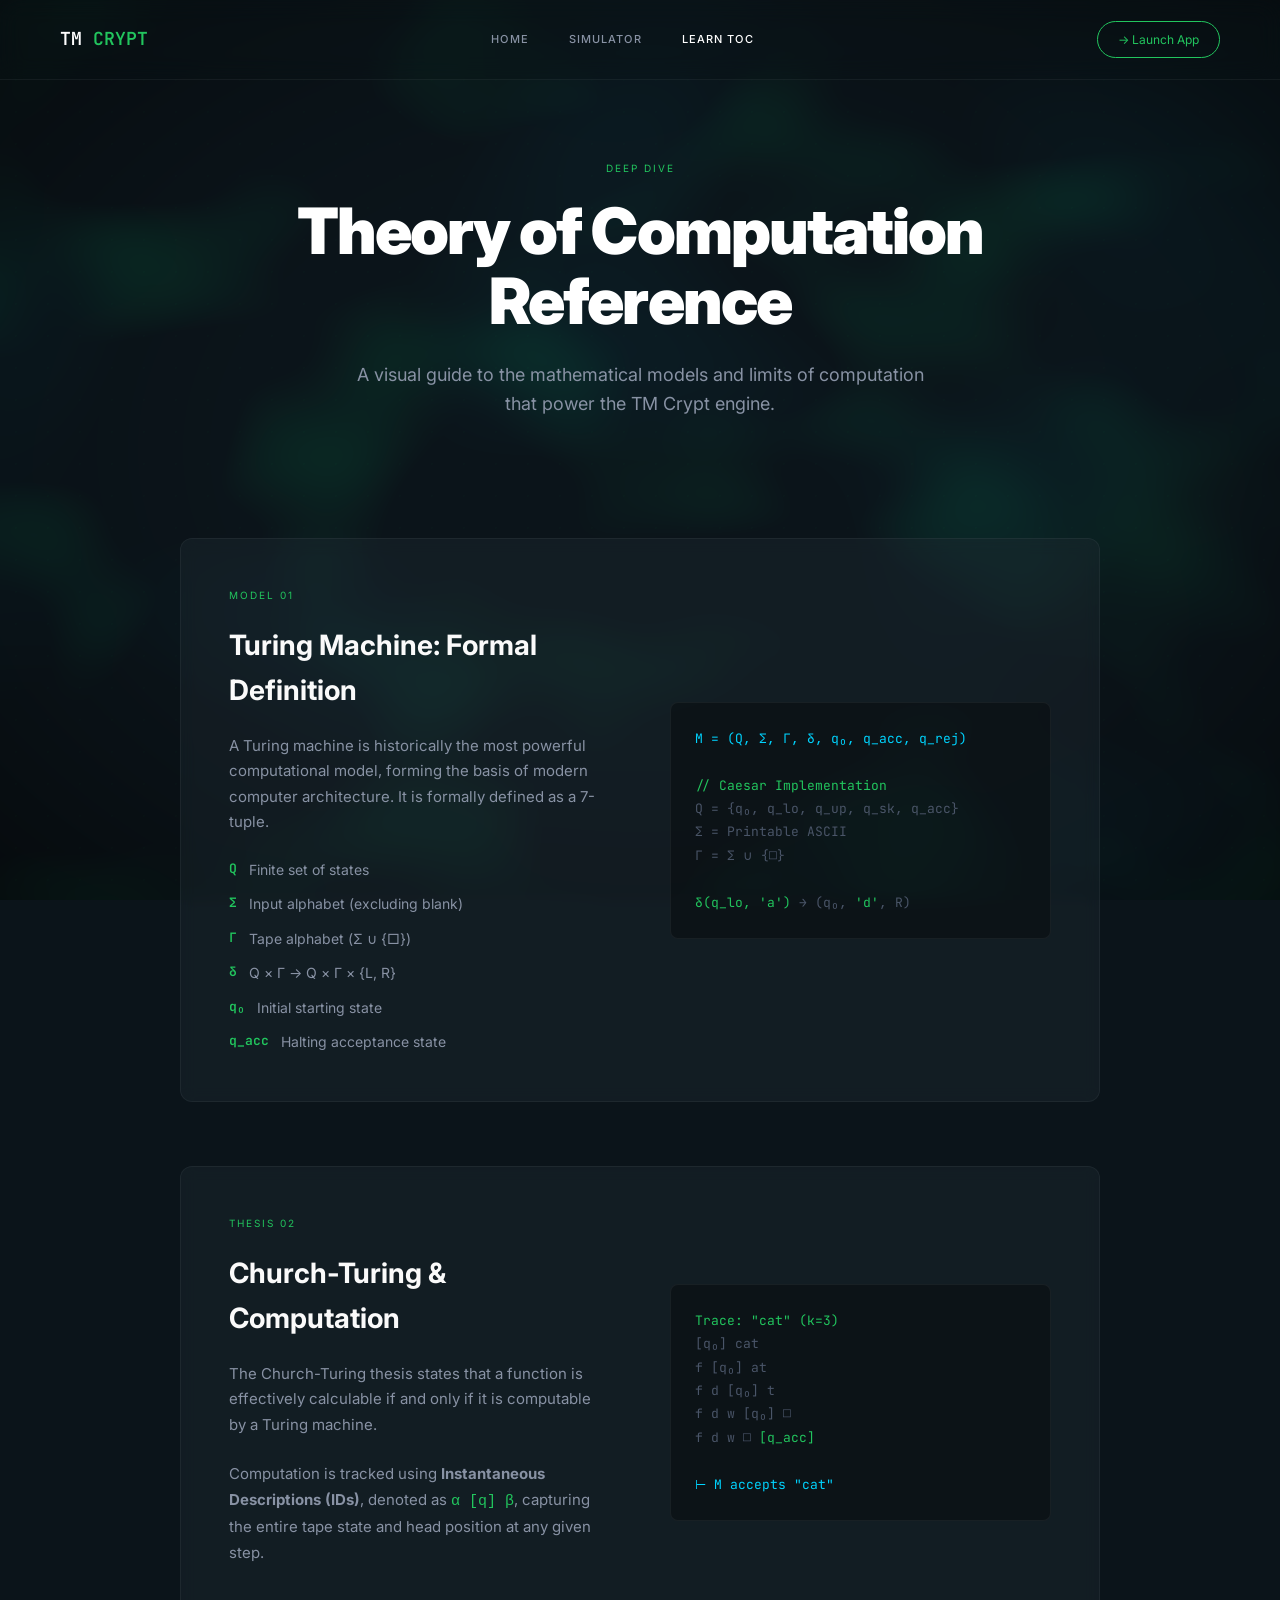
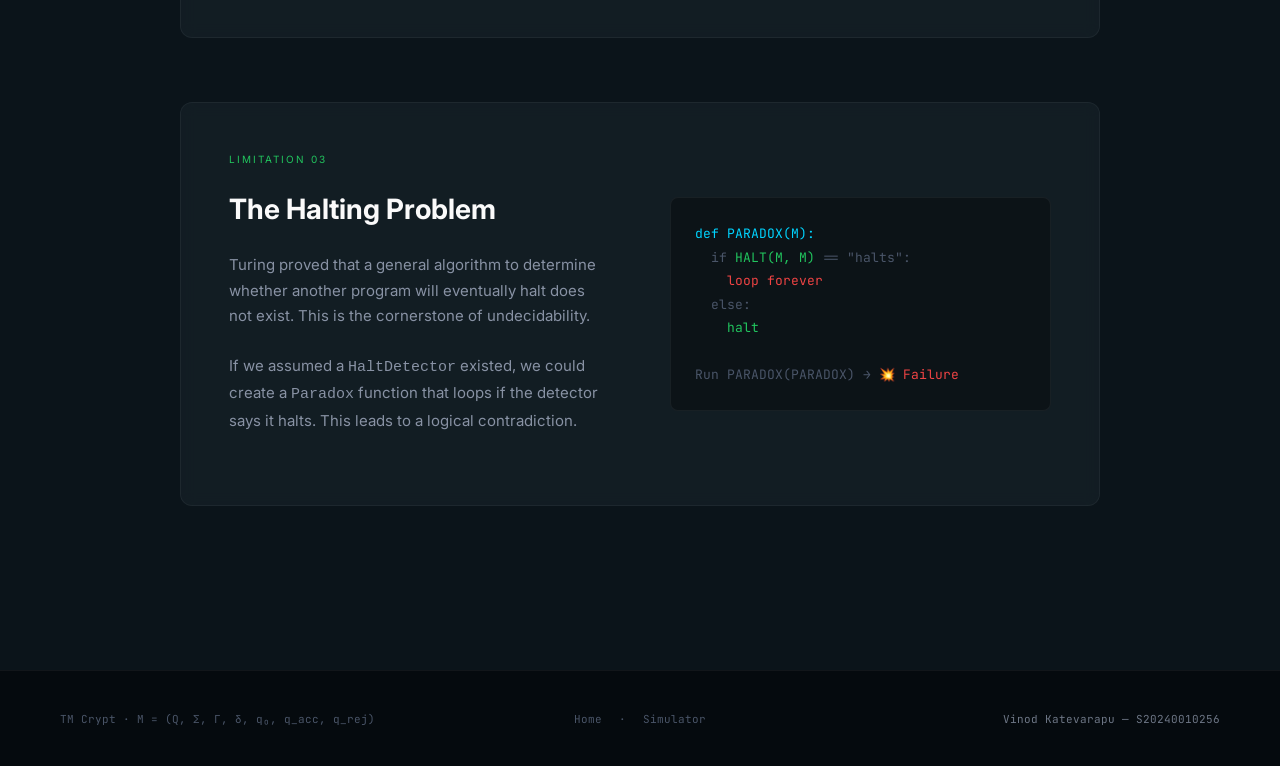
<file: learn.html>
<!DOCTYPE html>
<html lang="en">

<head>
  <meta charset="UTF-8">
  <meta name="viewport" content="width=device-width, initial-scale=1.0">
  <title>Learn — Theory of Computation</title>
  <link rel="icon" type="image/svg+xml" href="assets/favicon.svg?v=2">

  <link rel="preconnect" href="https://fonts.googleapis.com">
  <link rel="preconnect" href="https://fonts.gstatic.com" crossorigin>
  <link
    href="https://fonts.googleapis.com/css2?family=Inter:ital,opsz,wght@0,14..32,100..900;1,14..32,100..900&family=JetBrains+Mono:ital,wght@0,100..800;1,100..800&display=swap"
    rel="stylesheet">

  <style>
    :root {
      --bg: #0b141a;
      --accent: #22c55e;
      --accent-secondary: #00d4ff;
      --text: #ffffff;
      --text-muted: #8892a4;
      --text-dim: #4a5568;
      --font-sans: 'Inter', sans-serif;
      --font-mono: 'JetBrains Mono', monospace;
    }

    * {
      margin: 0;
      padding: 0;
      box-sizing: border-box;
    }

    body {
      background-color: var(--bg);
      color: var(--text);
      font-family: var(--font-sans);
      overflow-x: hidden;
      line-height: 1.6;
    }

    canvas#gl-canvas {
      position: fixed;
      top: 0;
      left: 0;
      width: 100vw;
      height: 100vh;
      z-index: -2;
      pointer-events: none;
    }

    .dot-grid {
      position: fixed;
      top: 0;
      left: 0;
      width: 100%;
      height: 100%;
      background-image: radial-gradient(rgba(34, 197, 94, 0.02) 1px, transparent 1px);
      background-size: 32px 32px;
      z-index: -1;
      pointer-events: none;
    }

    /* NAV */
    nav {
      position: fixed;
      top: 0;
      left: 0;
      width: 100%;
      height: 80px;
      display: flex;
      align-items: center;
      justify-content: space-between;
      padding: 0 60px;
      z-index: 100;
      backdrop-filter: blur(12px);
      background: rgba(11, 20, 26, 0.3);
      border-bottom: 1px solid rgba(255, 255, 255, 0.05);
    }

    .nav-brand {
      font-family: var(--font-mono);
      font-size: 18px;
      font-weight: 600;
    }

    .nav-brand span {
      color: var(--accent);
    }

    .nav-links {
      display: flex;
      gap: 40px;
    }

    .nav-link {
      text-decoration: none;
      color: var(--text-muted);
      font-size: 11px;
      font-weight: 500;
      text-transform: uppercase;
      letter-spacing: 0.1em;
      transition: color 0.3s;
    }

    .nav-link:hover,
    .nav-link.active {
      color: var(--text);
    }

    .btn-launch {
      padding: 8px 20px;
      background: transparent;
      border: 1px solid var(--accent);
      color: var(--accent);
      text-decoration: none;
      font-size: 12px;
      border-radius: 99px;
      transition: all 0.3s ease;
    }

    .btn-launch:hover {
      background: var(--accent);
      color: #000;
    }

    /* CONTENT */
    .learn-container {
      max-width: 1000px;
      margin: 0 auto;
      padding: 160px 40px 100px;
    }

    .learn-hero {
      text-align: center;
      margin-bottom: 120px;
    }

    .learn-hero h1 {
      font-size: clamp(40px, 6vw, 64px);
      font-weight: 900;
      letter-spacing: -0.03em;
      line-height: 1.1;
      margin-bottom: 24px;
    }

    .learn-hero p {
      font-size: 18px;
      color: var(--text-muted);
      max-width: 600px;
      margin: 0 auto;
    }

    /* CONCEPT CARDS */
    .concept-card {
      background: rgba(32, 44, 51, 0.4);
      backdrop-filter: blur(8px);
      border: 1px solid rgba(255, 255, 255, 0.05);
      border-radius: 12px;
      padding: 48px;
      margin-bottom: 64px;
      display: grid;
      grid-template-columns: 1fr 1fr;
      gap: 60px;
      opacity: 0;
      transform: translateY(30px);
      transition: all 0.8s cubic-bezier(0.4, 0, 0.2, 1);
    }

    .concept-card.is-visible {
      opacity: 1;
      transform: translateY(0);
    }

    .concept-info h2 {
      font-size: 28px;
      font-weight: 700;
      margin-bottom: 20px;
      color: #fafafa;
    }

    .concept-info p {
      font-size: 15px;
      color: var(--text-muted);
      line-height: 1.7;
      margin-bottom: 24px;
    }

    .concept-info ul {
      list-style: none;
      display: flex;
      flex-direction: column;
      gap: 12px;
    }

    .concept-info li {
      font-size: 14px;
      color: var(--text-muted);
      display: flex;
      gap: 12px;
    }

    .concept-info li code {
      font-family: var(--font-mono);
      color: var(--accent);
      font-size: 13px;
      font-weight: 600;
    }

    .concept-visual {
      display: flex;
      flex-direction: column;
      justify-content: center;
    }

    .mono-display {
      background: rgba(0, 0, 0, 0.3);
      border: 1px solid rgba(255, 255, 255, 0.05);
      border-radius: 8px;
      padding: 24px;
      font-family: var(--font-mono);
      font-size: 13px;
      line-height: 1.8;
      color: var(--text-dim);
    }

    .target {
      color: var(--accent);
    }

    .keyword {
      color: var(--accent-secondary);
    }

    /* FOOTER */
    footer {
      padding: 40px 60px;
      border-top: 1px solid rgba(255, 255, 255, 0.05);
      background: #050a0e;
      position: relative;
    }

    .footer-content {
      display: grid;
      grid-template-columns: 1fr 1fr 1fr;
      font-family: var(--font-mono);
      font-size: 11px;
      color: var(--text-dim);
    }

    .f-right {
      text-align: right;
      color: var(--text-muted);
      opacity: 0.8;
    }

    .f-center {
      text-align: center;
    }

    /* ANIMATIONS */
    .uppercase {
      text-transform: uppercase;
      letter-spacing: 0.2em;
      font-size: 10px;
      color: var(--accent);
      margin-bottom: 20px;
      display: block;
    }

    @media (max-width: 900px) {
      .concept-card {
        grid-template-columns: 1fr;
        padding: 32px;
        gap: 32px;
      }

      nav {
        padding: 0 20px;
      }

      .learn-container {
        padding-top: 120px;
      }
    }
  </style>
</head>

<body>

  <canvas id="gl-canvas"></canvas>
  <div class="dot-grid"></div>

  <!-- NAVIGATION -->
  <nav>
    <div class="nav-brand text-mono">TM <span>CRYPT</span></div>
    <div class="nav-links">
      <a href="index.html" class="nav-link">Home</a>
      <a href="app.html" class="nav-link">Simulator</a>
      <a href="learn.html" class="nav-link active">Learn TOC</a>
    </div>
    <a href="app.html" class="btn-launch">→ Launch App</a>
  </nav>

  <!-- CONTENT -->
  <main class="learn-container">
    <div class="learn-hero">
      <span class="uppercase">Deep Dive</span>
      <h1>Theory of Computation Reference</h1>
      <p>A visual guide to the mathematical models and limits of computation that power the TM Crypt engine.</p>
    </div>

    <!-- 01 Formal Definition -->
    <section class="concept-card animate-on-scroll">
      <div class="concept-info">
        <span class="uppercase">Model 01</span>
        <h2>Turing Machine: Formal Definition</h2>
        <p>A Turing machine is historically the most powerful computational model, forming the basis of modern computer
          architecture. It is formally defined as a 7-tuple.</p>
        <ul>
          <li><code>Q</code> <span>Finite set of states</span></li>
          <li><code>Σ</code> <span>Input alphabet (excluding blank)</span></li>
          <li><code>Γ</code> <span>Tape alphabet (Σ ∪ {□})</span></li>
          <li><code>δ</code> <span>Q × Γ → Q × Γ × {L, R}</span></li>
          <li><code>q₀</code> <span>Initial starting state</span></li>
          <li><code>q_acc</code> <span>Halting acceptance state</span></li>
        </ul>
      </div>
      <div class="concept-visual">
        <div class="mono-display">
          <span class="keyword">M = (Q, Σ, Γ, δ, q₀, q_acc, q_rej)</span><br><br>
          <span class="target">// Caesar Implementation</span><br>
          Q = {q₀, q_lo, q_up, q_sk, q_acc}<br>
          Σ = Printable ASCII<br>
          Γ = Σ ∪ {□}<br><br>
          <span class="target">δ(q_lo, 'a')</span> → (q₀, <span class="target">'d'</span>, R)
        </div>
      </div>
    </section>

    <!-- 02 Church-Turing -->
    <section class="concept-card animate-on-scroll">
      <div class="concept-info">
        <span class="uppercase">Thesis 02</span>
        <h2>Church-Turing & Computation</h2>
        <p>The Church-Turing thesis states that a function is effectively calculable if and only if it is computable by
          a Turing machine.</p>
        <p>Computation is tracked using <strong>Instantaneous Descriptions (IDs)</strong>, denoted as <code
            class="target">α [q] β</code>, capturing the entire tape state and head position at any given step.</p>
      </div>
      <div class="concept-visual">
        <div class="mono-display">
          <span class="target">Trace: "cat" (k=3)</span><br>
          [q₀] cat<br>
          f [q₀] at<br>
          f d [q₀] t<br>
          f d w [q₀] □<br>
          f d w □ <span class="target">[q_acc]</span><br><br>
          <span class="keyword">⊢ M accepts "cat"</span>
        </div>
      </div>
    </section>

    <!-- 03 Halting -->
    <section class="concept-card animate-on-scroll">
      <div class="concept-info">
        <span class="uppercase">Limitation 03</span>
        <h2>The Halting Problem</h2>
        <p>Turing proved that a general algorithm to determine whether another program will eventually halt does not
          exist. This is the cornerstone of undecidability.</p>
        <p>If we assumed a <code>HaltDetector</code> existed, we could create a <code>Paradox</code> function that loops
          if the detector says it halts. This leads to a logical contradiction.</p>
      </div>
      <div class="concept-visual">
        <div class="mono-display">
          <span class="keyword">def PARADOX(M):</span><br>
          &nbsp;&nbsp;if <span class="target">HALT(M, M)</span> == "halts":<br>
          &nbsp;&nbsp;&nbsp;&nbsp;<span style="color:#ef4444">loop forever</span><br>
          &nbsp;&nbsp;else:<br>
          &nbsp;&nbsp;&nbsp;&nbsp;<span class="target">halt</span><br><br>
          Run PARADOX(PARADOX) → <span style="color:#ef4444">💥 Failure</span>
        </div>
      </div>
    </section>
  </main>

  <!-- FOOTER -->
  <footer>
    <div class="container">
      <div class="footer-content">
        <div class="f-left">TM Crypt · M = (Q, Σ, Γ, δ, q₀, q_acc, q_rej)</div>
        <div class="f-center">
          <a href="index.html" style="color:inherit; text-decoration:none; margin:0 10px;">Home</a> ·
          <a href="app.html" style="color:inherit; text-decoration:none; margin:0 10px;">Simulator</a>
        </div>
        <div class="f-right">Vinod Katevarapu — S20240010256</div>
      </div>
    </div>
  </footer>

  <script>
    // --- WEBGL SHADER BACKGROUND (Same as index.html) ---
    const canvas = document.getElementById('gl-canvas');
    const gl = canvas.getContext('webgl');

    if (gl) {
      const vsSource = `attribute vec4 a_position; void main() { gl_Position = a_position; }`;
      const fsSource = `
        precision highp float;
        uniform float u_time;
        uniform vec2 u_resolution;

        vec3 mod289(vec3 x) { return x - floor(x * (1.0 / 289.0)) * 289.0; }
        vec2 mod289(vec2 x) { return x - floor(x * (1.0 / 289.0)) * 289.0; }
        vec3 permute(vec3 x) { return mod289(((x*34.0)+1.0)*x); }

        float snoise(vec2 v) {
          const vec4 C = vec4(0.211324865405187, 0.366025403784439, -0.577350269189626, 0.024390243902439);
          vec2 i  = floor(v + dot(v, C.yy));
          vec2 x0 = v -   i + dot(i, C.xx);
          vec2 i1; i1 = (x0.x > x0.y) ? vec2(1.0, 0.0) : vec2(0.0, 1.0);
          vec4 x12 = x0.xyxy + C.xxzz;
          x12.xy -= i1;
          i = mod289(i);
          vec3 p = permute(permute(i.y + vec3(0.0, i1.y, 1.0)) + i.x + vec3(0.0, i1.x, 1.0));
          vec3 m = max(0.5 - vec3(dot(x0,x0), dot(x12.xy,x12.xy), dot(x12.zw,x12.zw)), 0.0);
          m = m*m; m = m*m;
          vec3 x = 2.0 * fract(p * C.www) - 1.0;
          vec3 h = abs(x) - 0.5;
          vec3 ox = floor(x + 0.5);
          vec3 a0 = x - ox;
          m *= 1.79284291400159 - 0.85373472095314 * (a0*a0 + h*h);
          vec3 g;
          g.x  = a0.x  * x0.x  + h.x  * x0.y;
          g.yz = a0.yz * x12.xz + h.yz * x12.yw;
          return 130.0 * dot(m, g);
        }

        void main() {
          vec2 uv = gl_FragCoord.xy / u_resolution.xy;
          float t = u_time * 0.0003;
          float n = snoise(uv * 3.0 + t);
          n += 0.5 * snoise(uv * 6.0 - t * 1.5);
          vec3 color1 = vec3(0.0, 1.0, 0.53); // #00ff88
          vec3 color2 = vec3(0.0, 0.83, 1.0); // #00d4ff
          vec3 base = vec3(0.043, 0.078, 0.101); // #0b141a
          vec3 finalColor = mix(base, color1, clamp(n * 0.06, 0.0, 1.0));
          finalColor = mix(finalColor, color2, clamp(snoise(uv * 2.0 - t) * 0.04, 0.0, 1.0));
          float dist = distance(uv, vec2(0.5));
          finalColor *= smoothstep(0.8, 0.2, dist * 0.7);
          gl_FragColor = vec4(finalColor, 1.0);
        }
      `;

      function createShader(gl, type, source) {
        const shader = gl.createShader(type);
        gl.shaderSource(shader, source);
        gl.compileShader(shader);
        return shader;
      }

      const program = gl.createProgram();
      gl.attachShader(program, createShader(gl, gl.VERTEX_SHADER, vsSource));
      gl.attachShader(program, createShader(gl, gl.FRAGMENT_SHADER, fsSource));
      gl.linkProgram(program);
      gl.useProgram(program);

      const positionBuffer = gl.createBuffer();
      gl.bindBuffer(gl.ARRAY_BUFFER, positionBuffer);
      gl.bufferData(gl.ARRAY_BUFFER, new Float32Array([-1, -1, 1, -1, -1, 1, -1, 1, 1, -1, 1, 1]), gl.STATIC_DRAW);

      const positionLocation = gl.getAttribLocation(program, 'a_position');
      gl.enableVertexAttribArray(positionLocation);
      gl.vertexAttribPointer(positionLocation, 2, gl.FLOAT, false, 0, 0);

      const timeLocation = gl.getUniformLocation(program, 'u_time');
      const resolutionLocation = gl.getUniformLocation(program, 'u_resolution');

      function render(time) {
        if (canvas.width !== window.innerWidth || canvas.height !== window.innerHeight) {
          canvas.width = window.innerWidth;
          canvas.height = window.innerHeight;
          gl.viewport(0, 0, canvas.width, canvas.height);
        }
        gl.uniform1f(timeLocation, time);
        gl.uniform2f(resolutionLocation, canvas.width, canvas.height);
        gl.drawArrays(gl.TRIANGLES, 0, 6);
        requestAnimationFrame(render);
      }
      requestAnimationFrame(render);
    }

    // --- INTERSECTION OBSERVER FOR ANIMATIONS ---
    const observer = new IntersectionObserver((entries) => {
      entries.forEach(entry => {
        if (entry.isIntersecting) entry.target.classList.add('is-visible');
      });
    }, { threshold: 0.1 });

    document.querySelectorAll('.animate-on-scroll').forEach(el => observer.observe(el));
  </script>
</body>

</html>
</file>
